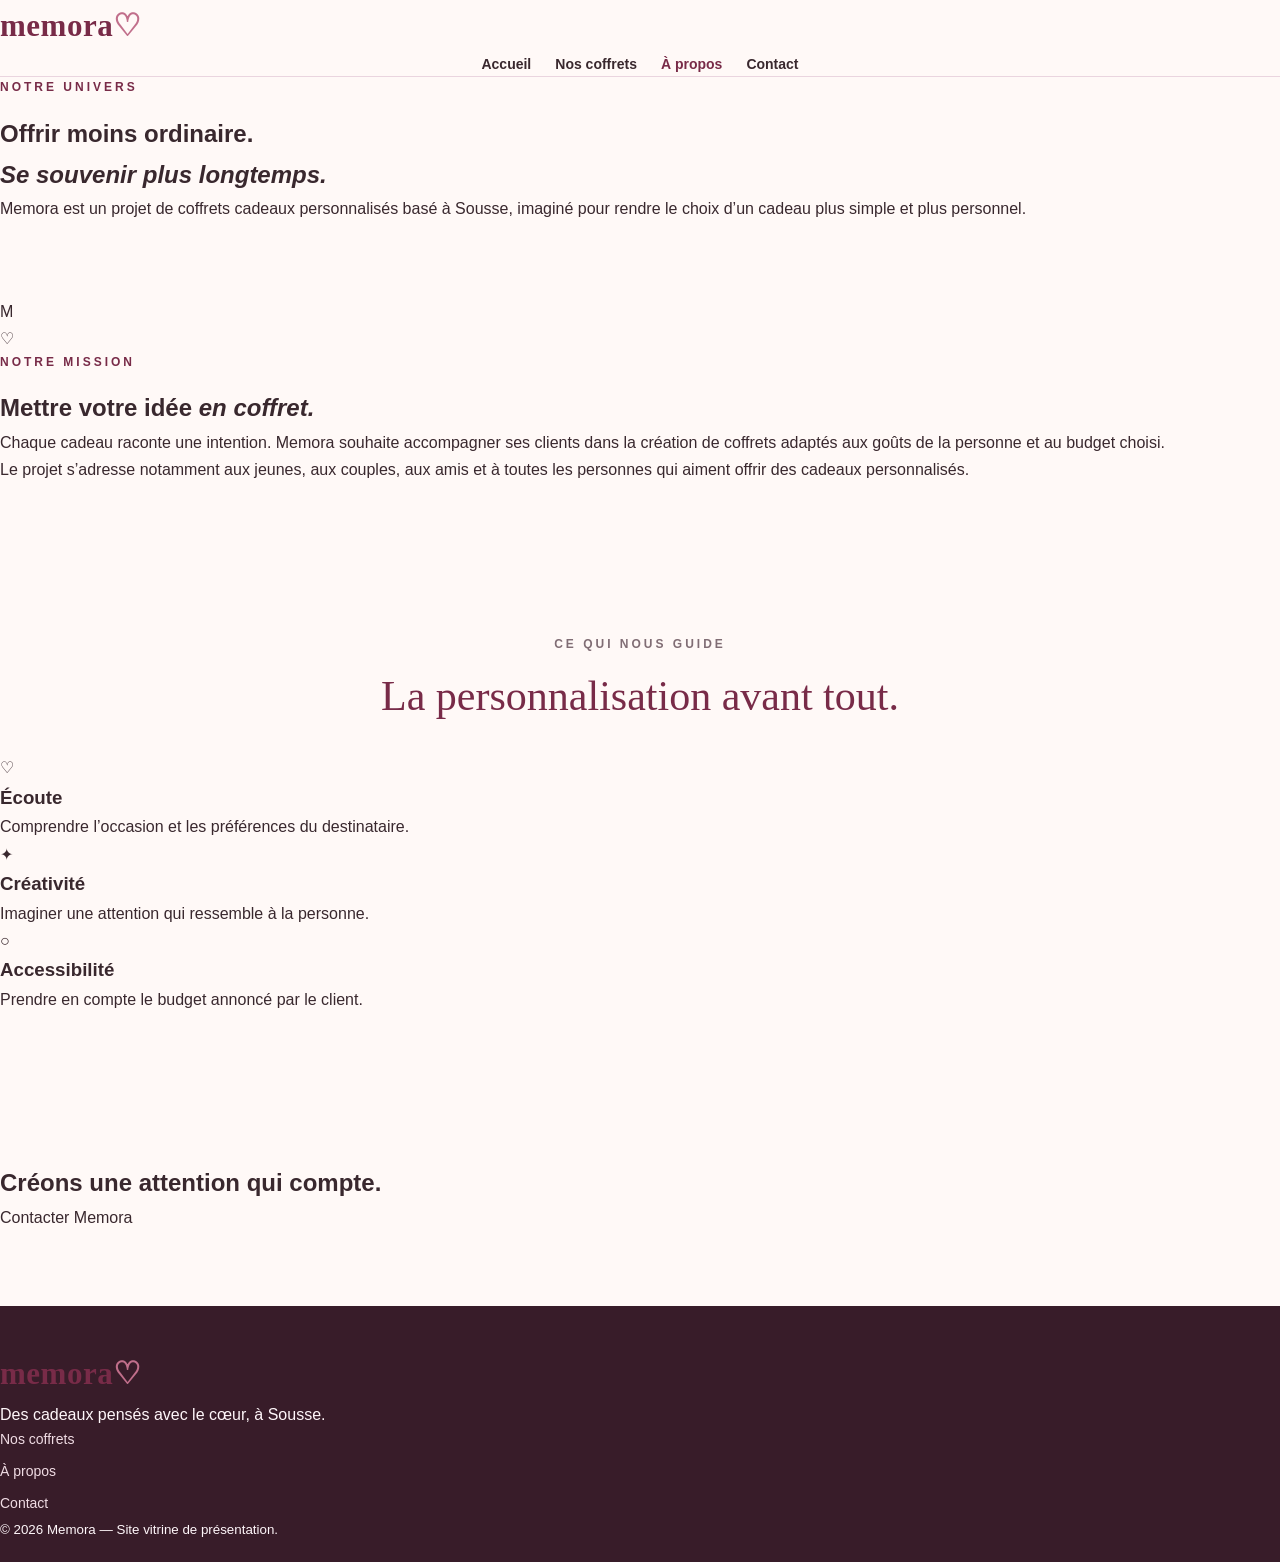
<file: a-propos.html>
<!DOCTYPE html>
<html lang="fr">
<head>
  <meta charset="UTF-8"><meta name="viewport" content="width=device-width, initial-scale=1.0">
  <title>À propos | Memora</title><link rel="stylesheet" href="style.css"><script src="script.js" defer></script>
</head>
<body>
  <header class="site-header"><a class="logo" href="index.html">memora<span>♡</span></a><button class="menu-toggle" aria-label="Ouvrir le menu" aria-expanded="false">☰</button><nav class="nav-links" aria-label="Menu principal"><a href="index.html">Accueil</a><a href="produits.html">Nos coffrets</a><a class="active" href="a-propos.html">À propos</a><a class="nav-contact" href="contact.html">Contact</a></nav></header>
  <main>
    <section class="page-hero"><p class="eyebrow">NOTRE UNIVERS</p><h1>Offrir moins ordinaire.<br><em>Se souvenir plus longtemps.</em></h1><p>Memora est un projet de coffrets cadeaux personnalisés basé à Sousse, imaginé pour rendre le choix d’un cadeau plus simple et plus personnel.</p></section>
    <section class="section about-layout">
      <div class="about-stamp">M<br><span>♡</span></div>
      <div><p class="eyebrow">NOTRE MISSION</p><h2>Mettre votre idée <em>en coffret.</em></h2><p>Chaque cadeau raconte une intention. Memora souhaite accompagner ses clients dans la création de coffrets adaptés aux goûts de la personne et au budget choisi.</p><p>Le projet s’adresse notamment aux jeunes, aux couples, aux amis et à toutes les personnes qui aiment offrir des cadeaux personnalisés.</p></div>
    </section>
    <section class="section values-section"><div class="section-heading"><p class="eyebrow">CE QUI NOUS GUIDE</p><h2>La personnalisation avant tout.</h2></div><div class="value-grid"><article class="value-card"><span class="icon-round">♡</span><h3>Écoute</h3><p>Comprendre l’occasion et les préférences du destinataire.</p></article><article class="value-card"><span class="icon-round">✦</span><h3>Créativité</h3><p>Imaginer une attention qui ressemble à la personne.</p></article><article class="value-card"><span class="icon-round">○</span><h3>Accessibilité</h3><p>Prendre en compte le budget annoncé par le client.</p></article></div></section>
    <section class="section compact-cta"><h2>Créons une attention qui compte.</h2><a class="button button-primary" href="contact.html">Contacter Memora</a></section>
  </main>
  <footer class="site-footer"><a class="logo footer-logo" href="index.html">memora<span>♡</span></a><p>Des cadeaux pensés avec le cœur, à Sousse.</p><div class="footer-links"><a href="produits.html">Nos coffrets</a><a href="a-propos.html">À propos</a><a href="contact.html">Contact</a></div><small>© 2026 Memora — Site vitrine de présentation.</small></footer>
</body>
</html>
</file>
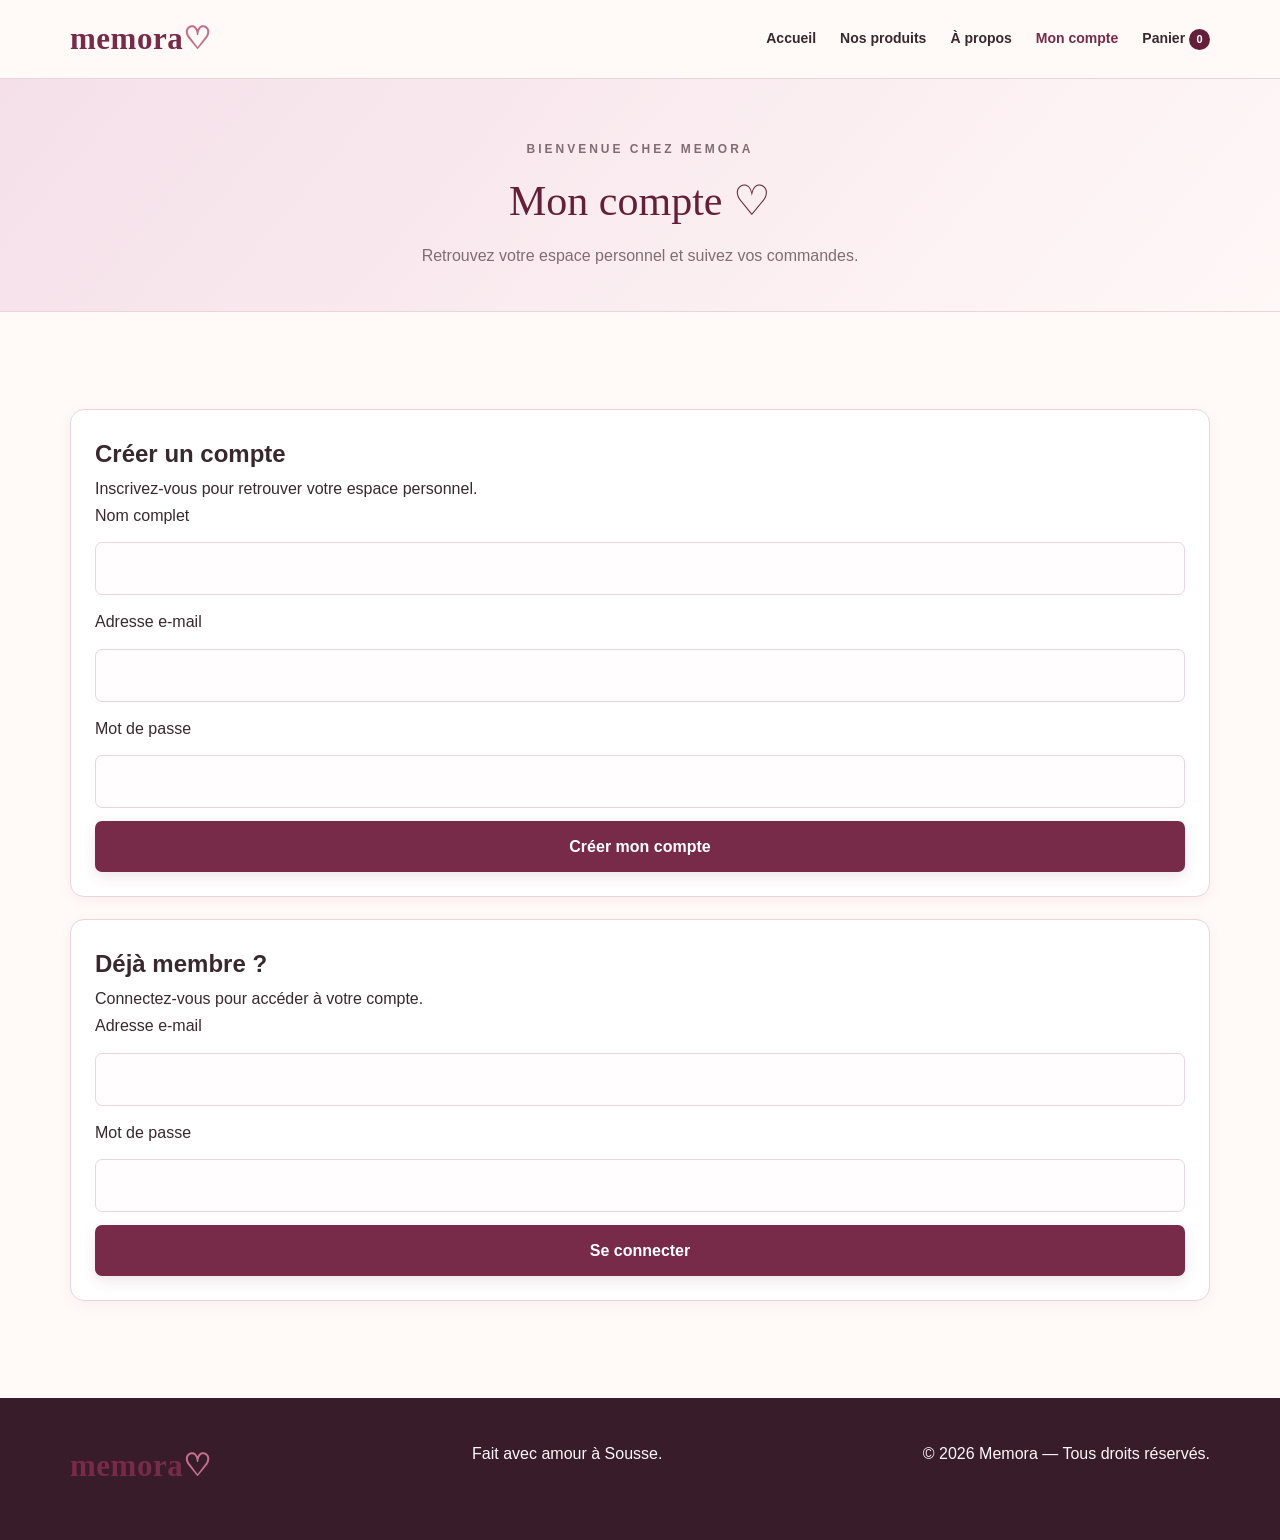
<file: compte.html>
<!DOCTYPE html>
<html lang="fr">
<head>
    <meta charset="UTF-8">
    <meta name="viewport" content="width=device-width, initial-scale=1.0">
    <title>Mon compte | Memora</title>
    <link rel="stylesheet" href="style.css">
</head>
<body>

<header class="site-header">
    <div class="container header-inner">
        <a href="index.html" class="logo">memora<span>♡</span></a>

        <button class="menu-toggle" type="button"
                aria-label="Ouvrir le menu" aria-expanded="false">☰</button>

        <nav class="nav-links">
            <a href="index.html">Accueil</a>
            <a href="prouduits.html">Nos produits</a>
            <a href="propos.html">À propos</a>
            <a href="compte.html" class="active">Mon compte</a>
            <a href="panier.html">Panier <span class="cart-count">0</span></a>
        </nav>
    </div>
</header>

<main>
    <section class="page-heading">
        <div class="container">
            <p class="eyebrow">BIENVENUE CHEZ MEMORA</p>
            <h1>Mon compte ♡</h1>
            <p>Retrouvez votre espace personnel et suivez vos commandes.</p>
        </div>
    </section>

    <section class="section">
        <div class="container account-layout">

            <div class="account-form">
                <h2>Créer un compte</h2>
                <p>Inscrivez-vous pour retrouver votre espace personnel.</p>

                <form id="register-form">
                    <label for="register-name">Nom complet</label>
                    <input type="text" id="register-name"
                           autocomplete="name" required>

                    <label for="register-email">Adresse e-mail</label>
                    <input type="email" id="register-email"
                           autocomplete="email" required>

                    <label for="register-password">Mot de passe</label>
                    <input type="password" id="register-password"
                           autocomplete="new-password"
                           minlength="8" required>

                    <button type="submit" class="btn">
                        Créer mon compte
                    </button>
                </form>
            </div>

            <div class="account-form">
                <h2>Déjà membre ?</h2>
                <p>Connectez-vous pour accéder à votre compte.</p>

                <form id="login-form">
                    <label for="login-email">Adresse e-mail</label>
                    <input type="email" id="login-email"
                           autocomplete="email" required>

                    <label for="login-password">Mot de passe</label>
                    <input type="password" id="login-password"
                           autocomplete="current-password" required>

                    <button type="submit" class="btn">
                        Se connecter
                    </button>
                </form>
            </div>

        </div>

        <div class="container">
            <p id="account-message" class="form-message"
               role="status" aria-live="polite"></p>

            <section id="account-dashboard" class="account-form"
                     hidden>
                <h2>Mon espace personnel</h2>
                <p id="account-welcome"></p>

                <h3>Mes commandes</h3>
                <div id="my-orders">
                    <p>Les commandes enregistrées apparaîtront ici.</p>
                </div>

                <button id="logout-button" type="button"
                        class="btn btn-outline">
                    Se déconnecter
                </button>
            </section>
        </div>
    </section>
</main>

<footer class="site-footer">
    <div class="container footer-inner">
        <a href="index.html" class="logo">memora<span>♡</span></a>
        <p>Fait avec amour à Sousse.</p>
        <p>© 2026 Memora — Tous droits réservés.</p>
    </div>
</footer>

<script src="script.js"></script>

<!--
  IMPORTANT :
  Le formulaire doit être connecté à Supabase avant utilisation.
  Aucun mot de passe n'est enregistré dans localStorage.
-->
<script>
(() => {
    const message = document.getElementById("account-message");
    const registerForm = document.getElementById("register-form");
    const loginForm = document.getElementById("login-form");
    const dashboard = document.getElementById("account-dashboard");
    const welcome = document.getElementById("account-welcome");
    const logoutButton = document.getElementById("logout-button");

    function showMessage(text) {
        message.textContent = text;
        message.classList.add("show");
    }

    // Ne pas simuler un compte réel tant que Supabase n'est pas connecté.
    registerForm.addEventListener("submit", event => {
        event.preventDefault();
        showMessage(
            "La création de compte sera disponible après la connexion sécurisée à Supabase."
        );
    });

    loginForm.addEventListener("submit", event => {
        event.preventDefault();
        showMessage(
            "La connexion sera disponible après la configuration de Supabase."
        );
    });

    logoutButton.addEventListener("click", () => {
        dashboard.hidden = true;
        showMessage("Vous êtes déconnecté(e).");
    });
})();
</script>

</body>
</html>
</file>
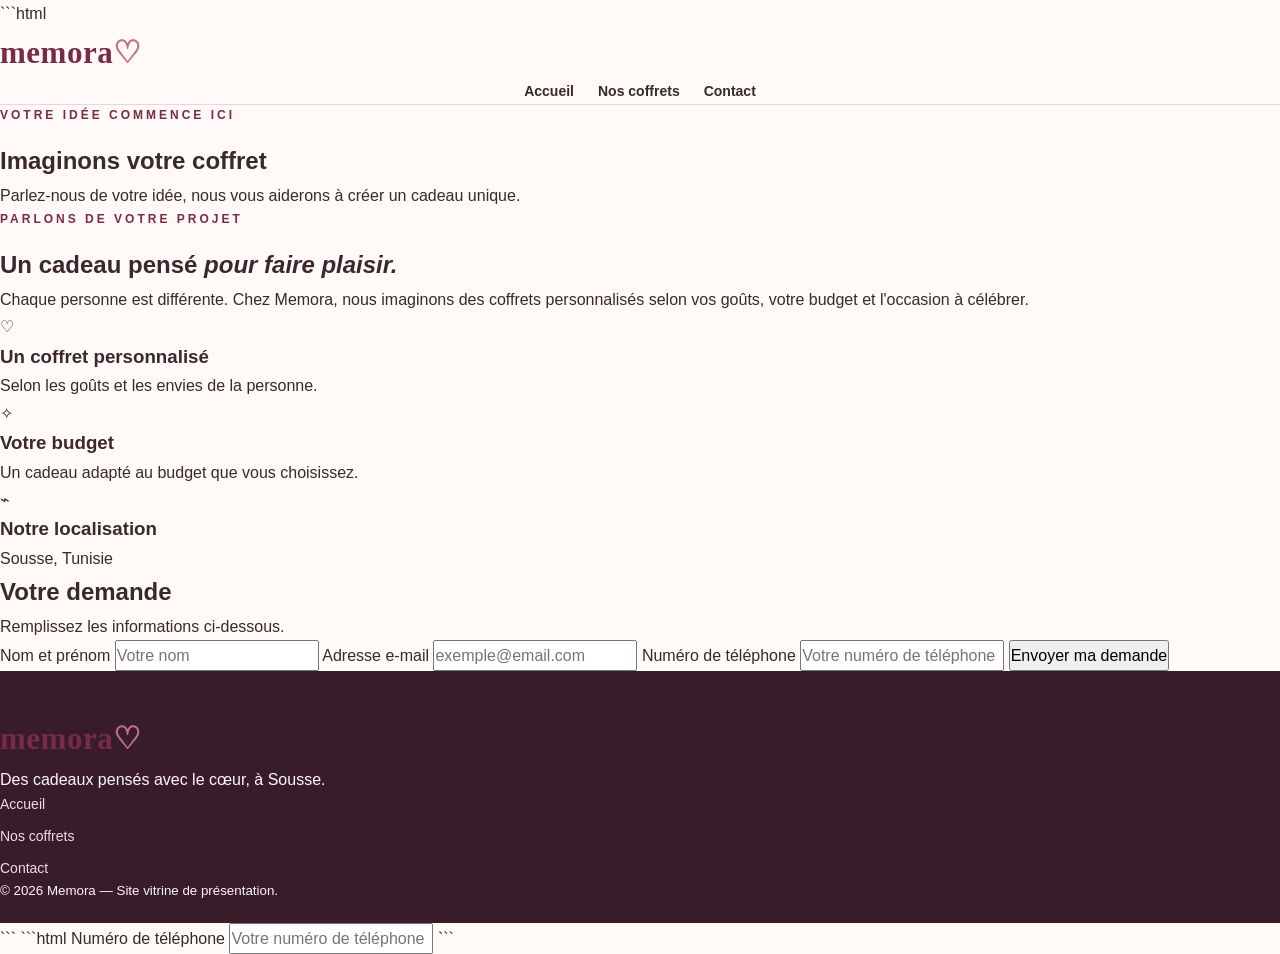
<file: contact.html>
```html
<!DOCTYPE html>
<html lang="fr">
<head>
    <meta charset="UTF-8">
    <meta name="viewport" content="width=device-width, initial-scale=1.0">
    <meta name="description" content="Contactez Memora pour créer votre coffret cadeau personnalisé à Sousse.">
    <title>Contact | Memora</title>
    <link rel="stylesheet" href="style.css">
    <script src="script.js" defer></script>
</head>

<body>

    <header class="site-header">
        <a class="logo" href="index.html">memora<span>♡</span></a>

        <button class="menu-toggle" aria-label="Ouvrir le menu" aria-expanded="false">☰</button>

        <nav class="nav-links" aria-label="Menu principal">
            <a href="index.html">Accueil</a>
            <a href="produits.html">Nos coffrets</a>
            <a href="contact.html">Contact</a>
        </nav>
    </header>

    <main>

        <section class="page-hero">
            <p class="eyebrow">VOTRE IDÉE COMMENCE ICI</p>
            <h1>Imaginons votre coffret</h1>
            <p>Parlez-nous de votre idée, nous vous aiderons à créer un cadeau unique.</p>
        </section>

        <section class="contact-section">

            <div class="contact-info">
                <p class="eyebrow">PARLONS DE VOTRE PROJET</p>
                <h2>Un cadeau pensé <em>pour faire plaisir.</em></h2>

                <p>
                    Chaque personne est différente. Chez Memora, nous imaginons
                    des coffrets personnalisés selon vos goûts, votre budget
                    et l'occasion à célébrer.
                </p>

                <div class="contact-detail">
                    <span>♡</span>
                    <div>
                        <h3>Un coffret personnalisé</h3>
                        <p>Selon les goûts et les envies de la personne.</p>
                    </div>
                </div>

                <div class="contact-detail">
                    <span>✧</span>
                    <div>
                        <h3>Votre budget</h3>
                        <p>Un cadeau adapté au budget que vous choisissez.</p>
                    </div>
                </div>

                <div class="contact-detail">
                    <span>⌁</span>
                    <div>
                        <h3>Notre localisation</h3>
                        <p>Sousse, Tunisie</p>
                    </div>
                </div>
            </div>

            <form class="contact-form" id="contact-form">

                <h2>Votre demande</h2>
                <p class="form-intro">Remplissez les informations ci-dessous.</p>

                <label for="name">Nom et prénom</label>
                <input type="text" id="name" name="name"
                       placeholder="Votre nom" required>

                <label for="email">Adresse e-mail</label>
                <input type="email" id="email" name="email"
                       placeholder="exemple@email.com" required>

<label for="telephone">Numéro de téléphone</label>
<input
    type="tel"
    id="telephone"
    name="telephone"
    placeholder="Votre numéro de téléphone"
    required
>

               
                <button type="submit" class="button button-primary">
                    Envoyer ma demande
                </button>

                <p id="form-message" class="form-message" aria-live="polite"></p>

            </form>

        </section>

    </main>

    <footer class="site-footer">
        <a class="logo footer-logo" href="index.html">memora<span>♡</span></a>
        <p>Des cadeaux pensés avec le cœur, à Sousse.</p>

        <div class="footer-links">
            <a href="index.html">Accueil</a>
            <a href="produits.html">Nos coffrets</a>
            <a href="contact.html">Contact</a>
        </div>

        <small>© 2026 Memora — Site vitrine de présentation.</small>
    </footer>

</body>
</html>
```
```html
<label for="telephone">Numéro de téléphone</label>
<input
    type="tel"
    id="telephone"
    name="telephone"
    placeholder="Votre numéro de téléphone"
    required
>
```
</file>
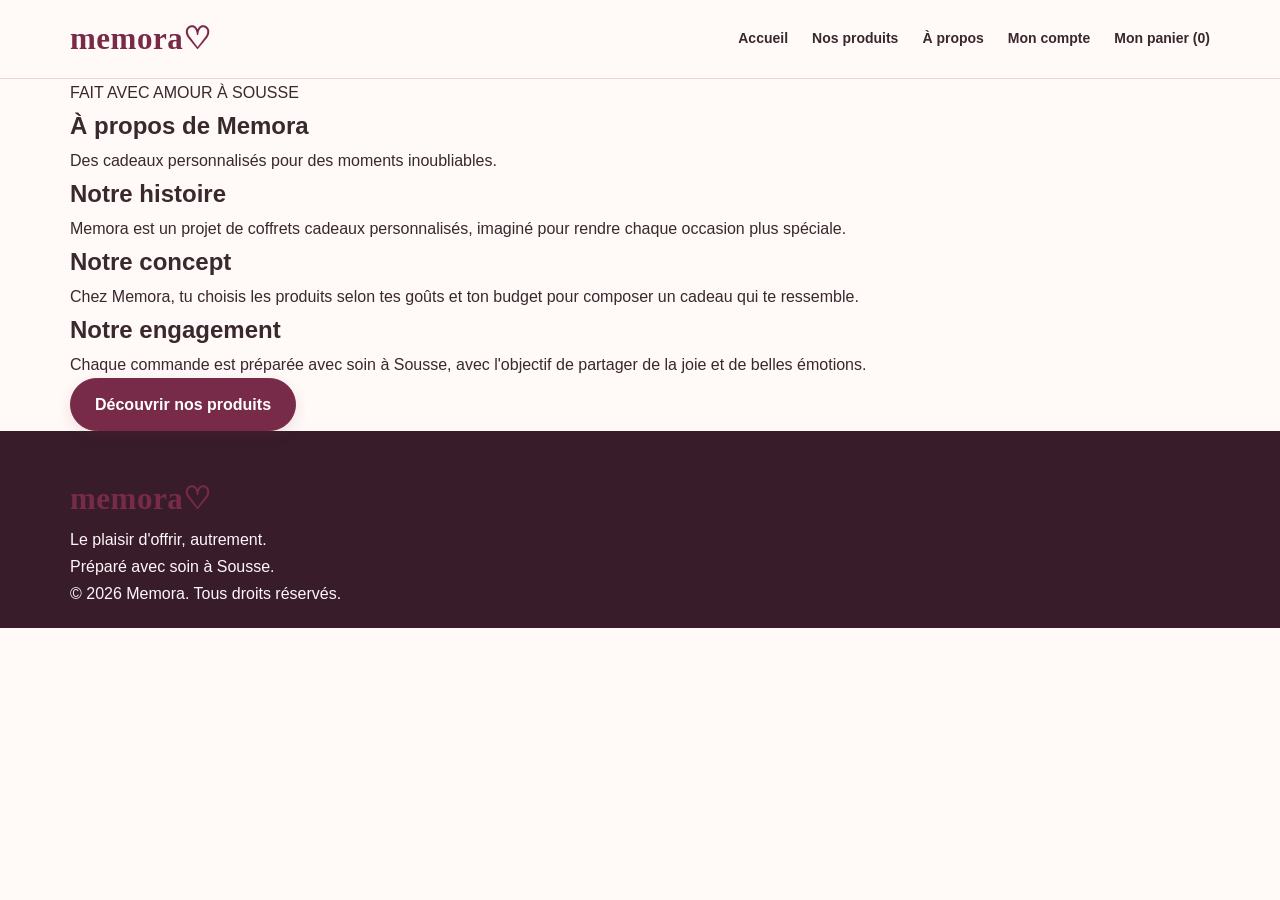
<file: propos.html>
<!DOCTYPE html>
<html lang="fr">
<head>
    <meta charset="UTF-8">
    <meta name="viewport" content="width=device-width, initial-scale=1.0">
    <title>À propos | Memora</title>
    <link rel="stylesheet" href="style.css">
</head>
<body>

<header class="site-header">
    <div class="container header-inner">
        <a href="index.html" class="logo">memora♡</a>
        <button class="menu-toggle" type="button" aria-label="Ouvrir le menu">☰</button>
        <nav class="nav-links">
            <a href="index.html">Accueil</a>
            <a href="prouduits.html">Nos produits</a>
            <a href="propos.html">À propos</a>
            <a href="compte.html">Mon compte</a>
            <a href="panier.html">Mon panier (<span id="cart-count">0</span>)</a>
        </nav>
    </div>
</header>

<main>
    <section class="page-hero">
        <div class="container">
            <p>FAIT AVEC AMOUR À SOUSSE</p>
            <h1>À propos de Memora</h1>
            <p>Des cadeaux personnalisés pour des moments inoubliables.</p>
        </div>
    </section>

    <section class="container about-section">
        <h2>Notre histoire</h2>
        <p>
            Memora est un projet de coffrets cadeaux personnalisés,
            imaginé pour rendre chaque occasion plus spéciale.
        </p>

        <h2>Notre concept</h2>
        <p>
            Chez Memora, tu choisis les produits selon tes goûts et ton budget
            pour composer un cadeau qui te ressemble.
        </p>

        <h2>Notre engagement</h2>
        <p>
            Chaque commande est préparée avec soin à Sousse,
            avec l'objectif de partager de la joie et de belles émotions.
        </p>

        <a href="prouduits.html" class="btn">Découvrir nos produits</a>
    </section>
</main>

<footer class="site-footer">
    <div class="container">
        <a href="index.html" class="logo">memora♡</a>
        <p>Le plaisir d'offrir, autrement.</p>
        <p>Préparé avec soin à Sousse.</p>
        <p>© 2026 Memora. Tous droits réservés.</p>
    </div>
</footer>

<script src="script.js"></script>
</body>
</html>
</file>
<file: style.css>
/* ==========================================
   MEMORA ♡ — STYLE PRINCIPAL
   Rose poudré • Blanc • Bordeaux
========================================== */

:root {
    --rose: #d58ba5;
    --rose-dark: #782b48;
    --rose-light: #f8e5ed;
    --rose-pale: #fff2f7;
    --bordeaux: #642039;
    --cream: #fff9fb;
    --white: #ffffff;
    --text: #38242d;
    --muted: #846d77;
    --border: #ead1dc;
    --green: #527c5d;
    --shadow: 0 10px 30px rgba(100, 32, 57, 0.10);
    --shadow-hover: 0 16px 35px rgba(100, 32, 57, 0.16);
    --radius: 14px;
}

* {
    margin: 0;
    padding: 0;
    box-sizing: border-box;
}

html {
    scroll-behavior: smooth;
    scroll-padding-top: 90px;
}

body {
    font-family: "Segoe UI", Arial, sans-serif;
    background: var(--cream);
    color: var(--text);
    line-height: 1.7;
}

body,
button,
input,
textarea,
select {
    font-family: "Segoe UI", Arial, sans-serif;
}

img {
    display: block;
    max-width: 100%;
}

a {
    color: inherit;
    text-decoration: none;
}

button,
input,
textarea,
select {
    font: inherit;
}

button {
    cursor: pointer;
}

button:focus-visible,
a:focus-visible,
input:focus-visible,
select:focus-visible,
textarea:focus-visible {
    outline: 2px solid var(--rose-dark);
    outline-offset: 3px;
}

.container {
    width: min(1140px, 92%);
    margin: 0 auto;
}

[hidden] {
    display: none !important;
}

/* ==========================================
   HEADER ET NAVIGATION
========================================== */

.site-header {
    background: rgba(255, 249, 251, 0.97);
    border-bottom: 1px solid var(--border);
    position: sticky;
    top: 0;
    z-index: 100;
    backdrop-filter: blur(12px);
}

.header-inner {
    min-height: 78px;
    display: flex;
    align-items: center;
    justify-content: space-between;
    gap: 22px;
}

.logo {
    font-family: Georgia, serif;
    font-size: 31px;
    font-weight: 700;
    letter-spacing: 0.5px;
    color: var(--bordeaux);
    white-space: nowrap;
}

.logo span {
    color: var(--rose);
}

.nav-links {
    display: flex;
    align-items: center;
    justify-content: center;
    gap: 24px;
}

.nav-links a {
    font-size: 14px;
    font-weight: 600;
    color: var(--text);
    transition: color 0.2s ease;
}

.nav-links a:hover,
.nav-links a.active {
    color: var(--rose-dark);
}

.menu-toggle {
    display: none;
    border: 0;
    background: transparent;
    color: var(--bordeaux);
    font-size: 28px;
    padding: 5px;
}

.cart-count {
    display: inline-flex;
    align-items: center;
    justify-content: center;
    min-width: 21px;
    height: 21px;
    padding: 0 5px;
    border-radius: 50px;
    background: var(--bordeaux);
    color: white;
    font-size: 11px;
    font-weight: 700;
}

/* ==========================================
   BOUTONS
========================================== */

.btn {
    display: inline-flex;
    align-items: center;
    justify-content: center;
    gap: 8px;
    padding: 12px 24px;
    border: 1px solid var(--rose-dark);
    border-radius: 7px;
    background: var(--rose-dark);
    color: white;
    font-weight: 600;
    text-align: center;
    transition: background 0.25s, transform 0.25s,
                box-shadow 0.25s;
}

.btn:hover {
    background: var(--bordeaux);
    border-color: var(--bordeaux);
    transform: translateY(-2px);
    box-shadow: 0 7px 18px rgba(100, 32, 57, 0.17);
}

.btn-outline {
    background: transparent;
    color: var(--rose-dark);
    border-color: var(--rose-dark);
}

.btn-outline:hover {
    background: var(--rose-dark);
    color: white;
}

.btn-small {
    padding: 9px 15px;
    font-size: 13px;
}

/* ==========================================
   PAGE D'ACCUEIL
========================================== */

.hero {
    padding: 85px 0;
    background:
        radial-gradient(ellipse at top right, #f3d3df 0%, transparent 45%),
        linear-gradient(125deg, #f9e8ef 0%, #fff9fb 60%, #f6e2e9 100%);
}

.hero-inner {
    display: grid;
    grid-template-columns: 1.1fr 0.9fr;
    align-items: center;
    gap: 55px;
}

.eyebrow {
    color: var(--rose-dark);
    font-size: 12px;
    font-weight: 800;
    letter-spacing: 3px;
    text-transform: uppercase;
    margin-bottom: 16px;
}

.hero h1 {
    font-family: Georgia, serif;
    font-size: clamp(36px, 5vw, 60px);
    font-weight: 500;
    line-height: 1.16;
    color: var(--bordeaux);
    margin-bottom: 22px;
}

.hero p {
    color: var(--muted);
    max-width: 520px;
    margin-bottom: 27px;
    font-size: 16px;
}

.hero-actions {
    display: flex;
    flex-wrap: wrap;
    gap: 13px;
}

.hero-image {
    width: 100%;
    height: 420px;
    object-fit: cover;
    border-radius: 170px 170px 12px 12px;
    border: 7px solid rgba(255, 255, 255, 0.8);
    box-shadow: var(--shadow-hover);
}

.section {
    padding: 75px 0;
}

.section-soft {
    background: linear-gradient(135deg, #f9e8ef, #fff4f8);
}

.section-heading {
    text-align: center;
    max-width: 680px;
    margin: 0 auto 42px;
}

.section-heading h2,
.page-heading h1 {
    font-family: Georgia, serif;
    font-weight: 500;
    font-size: clamp(29px, 4vw, 42px);
    line-height: 1.25;
    color: var(--bordeaux);
    margin-bottom: 14px;
}

.section-heading p,
.page-heading p {
    color: var(--muted);
}

.features-grid {
    display: grid;
    grid-template-columns: repeat(3, minmax(0, 1fr));
    gap: 23px;
}

.feature-card {
    background: var(--white);
    padding: 32px 24px;
    text-align: center;
    border: 1px solid var(--border);
    border-radius: var(--radius);
    box-shadow: 0 4px 18px rgba(100, 32, 57, 0.04);
    transition: transform 0.25s, box-shadow 0.25s;
}

.feature-card:hover {
    transform: translateY(-5px);
    box-shadow: var(--shadow);
}

.feature-icon {
    font-size: 34px;
    margin-bottom: 14px;
}

.feature-card h3 {
    color: var(--bordeaux);
    margin-bottom: 9px;
    font-size: 18px;
}

.feature-card p {
    color: var(--muted);
    font-size: 14px;
}

/* ==========================================
   TITRES DES PAGES
========================================== */

.page-heading {
    text-align: center;
    padding: 60px 18px 42px;
    background:
        radial-gradient(ellipse at top left, #f3d5e1, transparent 55%),
        linear-gradient(120deg, #f9e8ef, #fff9fb);
    border-bottom: 1px solid var(--border);
}

.page-content {
    padding: 48px 0 80px;
}

/* ==========================================
   FILTRES DES CATÉGORIES
========================================== */

.filters {
    display: flex;
    flex-wrap: wrap;
    justify-content: center;
    gap: 11px;
    margin: 0 auto 38px;
}

.filter-btn {
    border: 1px solid var(--border);
    background: white;
    color: var(--bordeaux);
    padding: 10px 19px;
    border-radius: 50px;
    font-size: 13px;
    font-weight: 600;
    transition: all 0.22s ease;
}

.filter-btn:hover,
.filter-btn.active {
    background: var(--rose-dark);
    border-color: var(--rose-dark);
    color: white;
    box-shadow: 0 4px 12px rgba(120, 43, 72, 0.15);
}

.filter-btn:hover {
    transform: translateY(-2px);
}

/* ==========================================
   CARTES DES PRODUITS
========================================== */

.products-grid {
    display: grid;
    grid-template-columns: repeat(4, minmax(0, 1fr));
    gap: 25px;
    align-items: stretch;
}

.product-card {
    min-width: 0;
    display: flex;
    flex-direction: column;
    background: white;
    border: 1px solid var(--border);
    border-radius: var(--radius);
    overflow: hidden;
    box-shadow: 0 4px 17px rgba(100, 32, 57, 0.045);
    transition: transform 0.25s, box-shadow 0.25s;
}

.product-card:hover {
    transform: translateY(-6px);
    box-shadow: var(--shadow-hover);
}

.product-card[hidden] {
    display: none !important;
}

.product-image-button {
    display: block;
    position: relative;
    width: 100%;
    height: 235px;
    padding: 0;
    border: 0;
    background: #f8eaf0;
    overflow: hidden;
}

.product-image-button img {
    width: 100%;
    height: 100%;
    object-fit: cover;
    transition: transform 0.4s ease;
}

.product-image-button:hover img {
    transform: scale(1.07);
}

.product-info {
    display: flex;
    flex: 1;
    flex-direction: column;
    align-items: stretch;
    padding: 18px;
}

.product-category {
    color: var(--rose-dark);
    text-transform: uppercase;
    font-size: 10px;
    font-weight: 800;
    letter-spacing: 1.5px;
    margin-bottom: 6px;
}

.product-info h3 {
    color: var(--bordeaux);
    font-family: Georgia, serif;
    font-size: 19px;
    font-weight: 600;
    line-height: 1.35;
    margin-bottom: 10px;
}

.product-price {
    color: var(--rose-dark);
    font-size: 19px;
    font-weight: 800;
    margin-bottom: 12px;
}

.add-to-cart {
    width: 100%;
    margin-top: auto;
    padding: 11px 12px;
    border: 1px solid var(--rose-dark);
    border-radius: 7px;
    background: var(--rose-dark);
    color: white;
    font-size: 13px;
    font-weight: 700;
    transition: all 0.2s ease;
}

.add-to-cart:hover {
    background: var(--bordeaux);
    border-color: var(--bordeaux);
}

.add-to-cart.added {
    background: var(--green);
    border-color: var(--green);
}

/* ==========================================
   CHOIX DES COULEURS
========================================== */

.product-color {
    margin: 12px 0;
    font-size: 13px;
}

.product-color p {
    color: var(--text);
    font-weight: 600;
    margin-bottom: 7px;
}

.product-color label {
    display: inline-flex;
    align-items: center;
    gap: 5px;
    margin: 0 10px 7px 0;
    cursor: pointer;
}

/* Pastilles générées par script.js */
.color-swatches {
    margin: 12px 0 17px;
}

.color-swatches-title {
    font-size: 13px;
    font-weight: 700;
    color: var(--text);
    margin-bottom: 10px;
}

.color-swatches-list {
    display: flex;
    flex-wrap: wrap;
    gap: 9px;
}

.color-swatch {
    display: inline-flex;
    flex-direction: column;
    align-items: center;
    justify-content: center;
    gap: 6px;
    min-width: 38px;
    padding: 3px;
    border: 0;
    border-radius: 8px;
    background: transparent;
    cursor: pointer;
    transition: transform 0.2s;
}

.color-swatch:hover {
    transform: translateY(-2px);
}

.color-swatch-circle {
    display: block;
    width: 25px;
    height: 25px;
    border: 2px solid transparent;
    border-radius: 50%;
    box-shadow: 0 2px 5px #00000012;
}

.color-swatch.selected .color-swatch-circle {
    outline: 2px solid var(--rose-dark);
    outline-offset: 3px;
}

.color-swatch-name {
    color: var(--muted);
    font-size: 10px;
    line-height: 1.2;
}

.color-swatch.selected .color-swatch-name {
    color: var(--bordeaux);
    font-weight: 800;
}

/* ==========================================
   AGRANDISSEMENT DES PHOTOS
========================================== */

.lightbox {
    position: fixed;
    inset: 0;
    z-index: 1000;
    display: none;
    align-items: center;
    justify-content: center;
    padding: 24px;
    background: rgba(43, 18, 29, 0.90);
    backdrop-filter: blur(5px);
}

.lightbox.open {
    display: flex;
}

.lightbox img {
    max-width: min(900px, 92vw);
    max-height: 84vh;
    object-fit: contain;
    border: 4px solid white;
    border-radius: 10px;
    box-shadow: 0 15px 50px #00000045;
    animation: memoraZoom 0.22s ease-out;
}

.lightbox-close {
    position: absolute;
    top: 15px;
    right: 24px;
    width: 45px;
    height: 45px;
    border: 1px solid #ffffff60;
    border-radius: 50%;
    background: #ffffff18;
    color: white;
    font-size: 32px;
    line-height: 1;
}

.lightbox-close:hover {
    background: var(--rose-dark);
}

@keyframes memoraZoom {
    from {
        opacity: 0;
        transform: scale(0.94);
    }
    to {
        opacity: 1;
        transform: scale(1);
    }
}

/* ==========================================
   PANIER
========================================== */

.cart-layout {
    display: grid;
    grid-template-columns: minmax(0, 1fr) 320px;
    gap: 28px;
    align-items: start;
}

.cart-items {
    display: grid;
    gap: 16px;
}

.cart-item {
    display: grid;
    grid-template-columns: 100px minmax(0, 1fr) auto;
    gap: 16px;
    align-items: center;
    padding: 16px;
    background: white;
    border: 1px solid var(--border);
    border-radius: 12px;
    box-shadow: 0 4px 15px rgba(100, 32, 57, 0.04);
}

.cart-item img {
    width: 100px;
    height: 100px;
    object-fit: cover;
    border-radius: 9px;
    background: var(--rose-light);
}

.cart-item-info {
    min-width: 0;
}

.cart-item h3 {
    color: var(--bordeaux);
    font-family: Georgia, serif;
    font-size: 17px;
    margin-bottom: 5px;
}

.cart-item p {
    color: var(--muted);
    font-size: 13px;
    margin-bottom: 3px;
}

.cart-item > strong {
    color: var(--rose-dark);
    white-space: nowrap;
}

.cart-item-actions,
.quantity-controls {
    display: flex;
    align-items: center;
    flex-wrap: wrap;
    gap: 8px;
    margin-top: 12px;
}

.quantity-btn,
.remove-item {
    min-height: 34px;
    padding: 5px 11px;
    border: 1px solid var(--border);
    border-radius: 6px;
    background: white;
    color: var(--bordeaux);
    transition: all 0.2s;
}

.quantity-btn:hover {
    background: var(--rose-light);
    border-color: var(--rose);
}

.remove-item {
    color: #a23b50;
}

.remove-item:hover {
    background: #fff0f3;
    border-color: #dba5b3;
}

.cart-summary {
    position: sticky;
    top: 100px;
    padding: 25px;
    background: white;
    border: 1px solid var(--border);
    border-radius: var(--radius);
    box-shadow: var(--shadow);
}

.cart-summary h2 {
    color: var(--bordeaux);
    font-family: Georgia, serif;
    font-size: 23px;
    margin-bottom: 20px;
}

.cart-line {
    display: flex;
    justify-content: space-between;
    gap: 12px;
    margin-bottom: 12px;
    color: var(--muted);
    font-size: 14px;
}

.cart-line strong {
    color: var(--text);
}

.cart-total {
    display: flex;
    justify-content: space-between;
    gap: 12px;
    padding: 18px 0;
    margin: 15px 0;
    border-top: 1px solid var(--border);
    color: var(--bordeaux);
    font-size: 17px;
    font-weight: 800;
}

.cart-summary .btn {
    width: 100%;
    margin-bottom: 10px;
}

.empty-message,
.empty-cart {
    padding: 35px 20px;
    text-align: center;
    background: white;
    border: 1px dashed var(--border);
    border-radius: 12px;
}

.empty-message p,
.empty-cart p {
    color: var(--muted);
    margin-bottom: 18px;
}

.empty-cart a {
    color: var(--rose-dark);
}

/* ==========================================
   FORMULAIRES ET COMPTE CLIENT
========================================== */

.form-container {
    width: min(600px, 92%);
    margin: 0 auto;
    padding: 32px;
    background: white;
    border: 1px solid var(--border);
    border-radius: var(--radius);
    box-shadow: var(--shadow);
}

.form-container h1,
.form-container h2,
.account-page h1,
.cart-page h1 {
    color: var(--bordeaux);
    font-family: Georgia, serif;
}

.form-group {
    margin-bottom: 19px;
}

.form-group label {
    display: block;
    margin-bottom: 7px;
    color: var(--text);
    font-size: 14px;
    font-weight: 700;
}

.form-group input,
.form-group textarea,
.form-group select,
.account-form input {
    display: block;
    width: 100%;
    padding: 12px 14px;
    border: 1px solid var(--border);
    border-radius: 7px;
    background: #fffdfd;
    color: var(--text);
    outline: none;
    transition: border-color 0.2s, box-shadow 0.2s;
}

.form-group input:focus,
.form-group textarea:focus,
.form-group select:focus,
.account-form input:focus {
    border-color: var(--rose);
    box-shadow: 0 0 0 3px rgba(213, 139, 165, 0.18);
}

.form-group textarea {
    min-height: 130px;
    resize: vertical;
}

.form-container .btn {
    width: 100%;
}

.form-message,
#account-message {
    margin-top: 15px;
    padding: 13px 15px;
    border-radius: 8px;
    background: var(--rose-light);
    color: var(--bordeaux);
    display: none;
}

.form-message.show,
#account-message.show {
    display: block;
}

.account-page,
.cart-page {
    max-width: 1000px;
    margin: 45px auto;
    padding: 25px;
}

.account-page h1,
.cart-page h1 {
    margin-bottom: 20px;
}

.account-form {
    background: white;
    border: 1px solid var(--border);
    border-radius: var(--radius);
    padding: 24px;
    margin: 22px 0;
    box-shadow: 0 4px 15px rgba(100, 32, 57, 0.04);
}

.account-form form {
    display: flex;
    flex-direction: column;
    gap: 13px;
}

.account-form button {
    background: var(--rose-dark);
    color: white;
    border: 0;
    border-radius: 7px;
    padding: 12px 16px;
    font-weight: 700;
    cursor: pointer;
}

.account-form button:hover {
    background: var(--bordeaux);
}

/* ==========================================
   À PROPOS
========================================== */

.about-content {
    width: min(820px, 92%);
    margin: 0 auto;
    padding: 35px;
    background: white;
    border: 1px solid var(--border);
    border-radius: var(--radius);
    box-shadow: 0 5px 22px rgba(100, 32, 57, 0.05);
    font-size: 16px;
}

.about-content p {
    margin-bottom: 18px;
    color: var(--muted);
}

.about-content h2,
.about-content h3 {
    color: var(--bordeaux);
    font-family: Georgia, serif;
    margin-bottom: 12px;
}

/* ==========================================
   FOOTER
========================================== */

.site-footer {
    padding: 42px 0 20px;
    background: linear-gradient(135deg, #4b1e31, #642039);
    color: #fff7fa;
}

.footer-inner {
    display: flex;
    justify-content: space-between;
    gap: 30px;
    flex-wrap: wrap;
    padding-bottom: 27px;
}

.footer-brand {
    max-width: 360px;
}

.footer-brand .logo {
    display: inline-block;
    color: #ffe4ed;
    margin-bottom: 12px;
}

.footer-brand .logo span {
    color: #e5a4bb;
}

.footer-brand p,
.footer-links a {
    color: #f0dce4;
    font-size: 14px;
}

.footer-links {
    display: flex;
    flex-direction: column;
    gap: 8px;
}

.footer-links a:hover {
    color: white;
    text-decoration: underline;
}

.site-footer nav {
    display: flex;
    justify-content: center;
    flex-wrap: wrap;
    gap: 16px;
    margin: 15px 0;
}

.site-footer .nav-links a {
    color: #f0dce4;
}

.site-footer .nav-links a:hover {
    color: white;
}

.footer-bottom {
    border-top: 1px solid #805164;
    padding-top: 18px;
    text-align: center;
    color: #e4cbd5;
    font-size: 12px;
}

/* ==========================================
   RESPONSIVE — TABLETTES
========================================== */

@media (max-width: 1000px) {
    .products-grid {
        grid-template-columns: repeat(3, minmax(0, 1fr));
    }

    .hero-inner {
        gap: 32px;
    }

    .cart-layout {
        grid-template-columns: minmax(0, 1fr) 290px;
    }
}

/* ==========================================
   RESPONSIVE — TÉLÉPHONES
========================================== */

@media (max-width: 700px) {
    .header-inner {
        min-height: 68px;
    }

    .logo {
        font-size: 27px;
    }

    .menu-toggle {
        display: block;
    }

    .nav-links {
        display: none;
        position: absolute;
        top: 68px;
        left: 0;
        right: 0;
        padding: 20px;
        background: var(--cream);
        border-bottom: 1px solid var(--border);
        box-shadow: 0 8px 18px rgba(100, 32, 57, 0.08);
        flex-direction: column;
        align-items: stretch;
        gap: 14px;
    }

    .nav-links.open {
        display: flex;
    }

    .nav-links a {
        padding: 6px;
    }

    .hero {
        padding: 48px 0;
    }

    .hero-inner {
        grid-template-columns: 1fr;
        gap: 28px;
    }

    .hero h1 {
        font-size: clamp(34px, 9vw, 47px);
    }

    .hero-image {
        height: 290px;
        border-radius: 110px 110px 10px 10px;
    }

    .section {
        padding: 52px 0;
    }

    .features-grid {
        grid-template-columns: 1fr;
    }

    .page-heading {
        padding: 43px 15px 32px;
    }

    .products-grid {
        grid-template-columns: repeat(2, minmax(0, 1fr));
        gap: 14px;
    }

    .product-image-button {
        height: 175px;
    }

    .product-info {
        padding: 12px;
    }

    .product-info h3 {
        font-size: 16px;
    }

    .product-price {
        font-size: 17px;
    }

    .product-category {
        font-size: 9px;
    }

    .add-to-cart {
        padding: 10px 7px;
        font-size: 11px;
    }

    .filters {
        gap: 8px;
        margin-bottom: 27px;
    }

    .filter-btn {
        padding: 8px 12px;
        font-size: 12px;
    }

    .cart-layout {
        grid-template-columns: 1fr;
    }

    .cart-summary {
        position: static;
    }

    .cart-item {
        grid-template-columns: 75px minmax(0, 1fr);
        gap: 12px;
        padding: 12px;
    }

    .cart-item img {
        width: 75px;
        height: 85px;
    }

    .cart-item > strong {
        grid-column: 2;
        justify-self: start;
    }

    .cart-item h3 {
        font-size: 15px;
    }

    .quantity-controls {
        gap: 6px;
    }

    .quantity-btn,
    .remove-item {
        padding: 5px 8px;
        font-size: 12px;
    }

    .form-container {
        padding: 23px 17px;
    }

    .account-page,
    .cart-page {
        padding: 16px;
        margin: 25px auto;
    }

    .about-content {
        padding: 22px;
    }

    .footer-inner {
        flex-direction: column;
        gap: 22px;
    }

    .site-footer .nav-links {
        display: flex;
        position: static;
        padding: 0;
        background: transparent;
        border: 0;
        box-shadow: none;
        flex-direction: row;
        flex-wrap: wrap;
        gap: 12px;
    }

    .site-footer .nav-links a {
        color: #f0dce4;
    }
}

/* ==========================================
   PETITS ÉCRANS
========================================== */

@media (max-width: 380px) {
    .products-grid {
        grid-template-columns: 1fr;
    }

    .product-image-button {
        height: 230px;
    }

    .hero-actions {
        flex-direction: column;
    }

    .hero-actions .btn {
        width: 100%;
    }
}

/* Respecter les préférences d'accessibilité */
@media (prefers-reduced-motion: reduce) {
    *,
    *::before,
    *::after {
        scroll-behavior: auto !important;
        animation-duration: 0.01ms !important;
        transition-duration: 0.01ms !important;
    }
}

/* =====================================
   MEMORA - AMELIORATIONS VISUELLES
===================================== */

:root {
    --rose: #c16f8b;
    --rose-dark: #782b48;
    --rose-light: #f8e8ef;
    --cream: #fff9f7;
    --white: #ffffff;
    --text: #39282e;
    --muted: #806d74;
    --border: #ead5df;
    --shadow: 0 12px 30px rgba(91, 35, 58, 0.10);
}

body {
    background: var(--cream);
    color: var(--text);
}

.site-header {
    background: rgba(255, 249, 247, 0.97);
    backdrop-filter: blur(12px);
}

.logo {
    color: var(--rose-dark);
}

.logo span {
    color: var(--rose);
}

.nav-links a:hover,
.nav-links a.active {
    color: var(--rose-dark);
    font-weight: 700;
}

.hero {
    background: linear-gradient(125deg, #f4dce6, #fff9f7 72%);
}

.btn {
    background: var(--rose-dark);
    border-color: var(--rose-dark);
    border-radius: 30px;
    box-shadow: 0 5px 14px rgba(120, 43, 72, 0.12);
}

.btn:hover {
    background: #5f2038;
    border-color: #5f2038;
}

.btn-outline {
    background: transparent;
    color: var(--rose-dark);
    box-shadow: none;
}

.page-heading,
.section-soft {
    background: linear-gradient(130deg, #f5e0e9, #fff8f7);
}

.product-card {
    border-radius: 16px;
    border-color: #f0dce4;
    box-shadow: 0 3px 14px rgba(91, 35, 58, 0.04);
}

.product-card:hover {
    box-shadow: 0 15px 32px rgba(91, 35, 58, 0.13);
}

.product-image-button {
    background: #f8eaf0;
}

.product-info {
    padding: 18px;
}

.product-info h3 {
    color: var(--rose-dark);
    line-height: 1.4;
}

.product-description {
    min-height: 62px;
    margin-bottom: 12px;
    color: var(--muted);
    font-size: 13px;
    line-height: 1.6;
}

.product-price {
    color: var(--rose-dark);
    font-size: 20px;
}

.color-label {
    display: block;
    margin-bottom: 6px;
    font-size: 13px;
    font-weight: 700;
}

.color-select {
    width: 100%;
    padding: 10px 12px;
    margin-bottom: 8px;
    border: 1px solid var(--border);
    border-radius: 9px;
    background: #fff;
    color: var(--text);
}

.color-swatches {
    margin: 8px 0 15px;
}

.swatch-title {
    margin-bottom: 9px;
    color: var(--muted);
    font-size: 12px;
}

.swatch-list {
    display: flex;
    flex-wrap: wrap;
    gap: 10px;
}

.color-swatch {
    position: relative;
    width: 27px;
    height: 27px;
    border: 2px solid #e7d9df;
    border-radius: 50%;
    background: var(--swatch-color);
    cursor: pointer;
    transition: transform 0.18s, box-shadow 0.18s;
}

.color-swatch:hover {
    transform: scale(1.12);
}

.color-swatch.selected {
    outline: 2px solid var(--rose-dark);
    outline-offset: 3px;
    box-shadow: 0 0 0 5px rgba(193, 111, 139, 0.12);
}

.color-swatch[aria-label="Blanc"] {
    border-color: #cfc4c8;
}

.add-to-cart {
    width: 100%;
    margin-top: 6px;
    background: var(--rose-dark);
    color: #fff;
    border: 0;
    border-radius: 30px;
    font-weight: 600;
    transition: 0.2s;
}

.add-to-cart:hover {
    background: #5f2038;
}

.add-to-cart.added {
    background: #48795b;
}

.filter-btn {
    border-radius: 30px;
    padding: 10px 19px;
}

.filter-btn.active,
.filter-btn:hover {
    background: var(--rose-dark);
    border-color: var(--rose-dark);
}

.lightbox {
    display: none;
    opacity: 0;
    transition: opacity 0.2s ease;
}

.lightbox.open {
    display: flex;
    opacity: 1;
}

.lightbox img {
    border-radius: 14px;
    box-shadow: 0 20px 70px rgba(0, 0, 0, 0.25);
}

.lightbox-close {
    display: flex;
    align-items: center;
    justify-content: center;
    width: 48px;
    height: 48px;
    border-radius: 50%;
    background: rgba(255, 255, 255, 0.14);
}

.cart-summary,
.form-container {
    border-radius: 18px;
    box-shadow: var(--shadow);
}

.cart-item {
    border: 1px solid var(--border);
    border-radius: 14px;
    background: #fff;
    padding: 15px;
}

.cart-item img {
    border-radius: 12px;
}

.quantity-btn,
.remove-item {
    border-radius: 20px;
}

.site-footer {
    background: #381c29;
}

.footer-brand .logo {
    color: #f5cedb;
}

.footer-bottom {
    border-color: #593342;
}

.form-message.show {
    display: block;
    margin-top: 16px;
    padding: 14px;
    border-radius: 12px;
    background: var(--rose-light);
    color: var(--rose-dark);
}

button:focus-visible,
a:focus-visible,
input:focus-visible,
select:focus-visible,
textarea:focus-visible {
    outline: 3px solid #d78ba7;
    outline-offset: 3px;
}

@media (max-width: 650px) {
    .product-description {
        min-height: auto;
    }

    .product-info {
        padding: 12px;
    }

    .color-swatch {
        width: 25px;
        height: 25px;
    }
}

/* ACCUEIL MEMORA */

.hero-content {
    display: grid;
    grid-template-columns: 1.1fr 0.9fr;
    align-items: center;
    gap: 45px;
    padding-top: 55px;
    padding-bottom: 55px;
}

.hero-text h1 {
    font-size: clamp(35px, 5vw, 62px);
    line-height: 1.12;
    letter-spacing: -1.5px;
    color: #782b48;
}

.hero-text h1 span {
    color: #c16f8b;
}

.hero-description {
    max-width: 540px;
    line-height: 1.9;
    color: #806d74;
    margin: 22px 0;
}

.hero-buttons {
    display: flex;
    flex-wrap: wrap;
    gap: 12px;
}

.hero-features {
    display: flex;
    flex-wrap: wrap;
    gap: 12px 18px;
    margin-top: 25px;
    color: #782b48;
    font-size: 13px;
}

.hero-image {
    position: relative;
    min-width: 0;
}

.hero-image img {
    display: block;
    width: 100%;
    height: 430px;
    object-fit: cover;
    border-radius: 180px 180px 18px 18px;
    box-shadow: 0 18px 45px rgba(91, 35, 58, 0.15);
}

.hero-image-note {
    position: absolute;
    right: -12px;
    bottom: 22px;
    display: flex;
    flex-direction: column;
    gap: 5px;
    background: #fff;
    padding: 17px 22px;
    border-radius: 14px;
    box-shadow: 0 8px 24px rgba(91, 35, 58, 0.12);
}

.hero-image-note span {
    font-size: 12px;
    color: #806d74;
}

.hero-image-note strong {
    color: #782b48;
}

.intro-section {
    max-width: 780px;
    text-align: center;
}

.intro-section h2,
.section-heading h2 {
    color: #782b48;
    margin: 10px 0 16px;
}

.intro-section > p:not(.eyebrow) {
    color: #806d74;
    line-height: 1.9;
}

.text-link {
    display: inline-block;
    margin-top: 18px;
    color: #782b48;
    font-weight: 700;
    text-decoration: none;
}

.section-heading {
    text-align: center;
    margin-bottom: 32px;
}

.category-grid {
    display: grid;
    grid-template-columns: repeat(3, minmax(0, 1fr));
    gap: 22px;
}

.category-card {
    position: relative;
    display: block;
    overflow: hidden;
    min-width: 0;
    border-radius: 16px;
    background: #f5e0e9;
    color: #fff;
    text-decoration: none;
    box-shadow: 0 8px 24px rgba(91, 35, 58, 0.09);
    transition: transform 0.25s, box-shadow 0.25s;
}

.category-card:hover {
    transform: translateY(-5px);
    box-shadow: 0 15px 30px rgba(91, 35, 58, 0.15);
}

.category-card img {
    display: block;
    width: 100%;
    height: 260px;
    object-fit: cover;
    transition: transform 0.35s;
}

.category-card:hover img {
    transform: scale(1.04);
}

.category-card-content {
    position: absolute;
    inset: auto 0 0;
    padding: 35px 18px 18px;
    background: linear-gradient(transparent, rgba(49, 20, 34, 0.88));
}

.category-card-content h3 {
    margin: 0 0 5px;
    font-size: 22px;
}

.category-card-content span {
    font-size: 13px;
}

.center-button {
    margin-top: 35px;
    text-align: center;
}

.benefits-grid {
    display: grid;
    grid-template-columns: repeat(3, minmax(0, 1fr));
    gap: 22px;
}

.benefit-card {
    padding: 28px 22px;
    border: 1px solid #ead5df;
    border-radius: 16px;
    background: #fff;
    text-align: center;
    box-shadow: 0 6px 22px rgba(91, 35, 58, 0.05);
}

.benefit-icon {
    display: grid;
    place-items: center;
    width: 55px;
    height: 55px;
    margin: 0 auto 16px;
    border-radius: 50%;
    background: #f8e8ef;
    color: #782b48;
    font-size: 25px;
}

.benefit-card h3 {
    color: #782b48;
    margin-bottom: 10px;
}

.benefit-card p {
    color: #806d74;
    font-size: 14px;
    line-height: 1.8;
}

.cta-section {
    padding: 65px 0;
    background: linear-gradient(130deg, #f4dce6, #fff7f7);
    text-align: center;
}

.cta-content h2 {
    max-width: 700px;
    margin: 12px auto;
    color: #782b48;
}

.cta-content > p:not(.eyebrow) {
    margin: 15px 0 25px;
    color: #806d74;
    line-height: 1.8;
}

@media (max-width: 800px) {
    .hero-content {
        grid-template-columns: 1fr;
        gap: 30px;
    }

    .hero-image {
        max-width: 520px;
        width: 100%;
        margin: 0 auto;
    }

    .hero-image img {
        height: 350px;
    }

    .category-grid {
        grid-template-columns: repeat(2, minmax(0, 1fr));
    }

    .benefits-grid {
        grid-template-columns: 1fr;
    }
}

@media (max-width: 480px) {
    .category-grid {
        grid-template-columns: 1fr;
    }

    .category-card img {
        height: 280px;
    }

    .hero-text h1 {
        font-size: 36px;
    }

    .hero-image-note {
        right: 8px;
        bottom: 12px;
    }

    .hero-features {
        flex-direction: column;
    }
}
</file>
